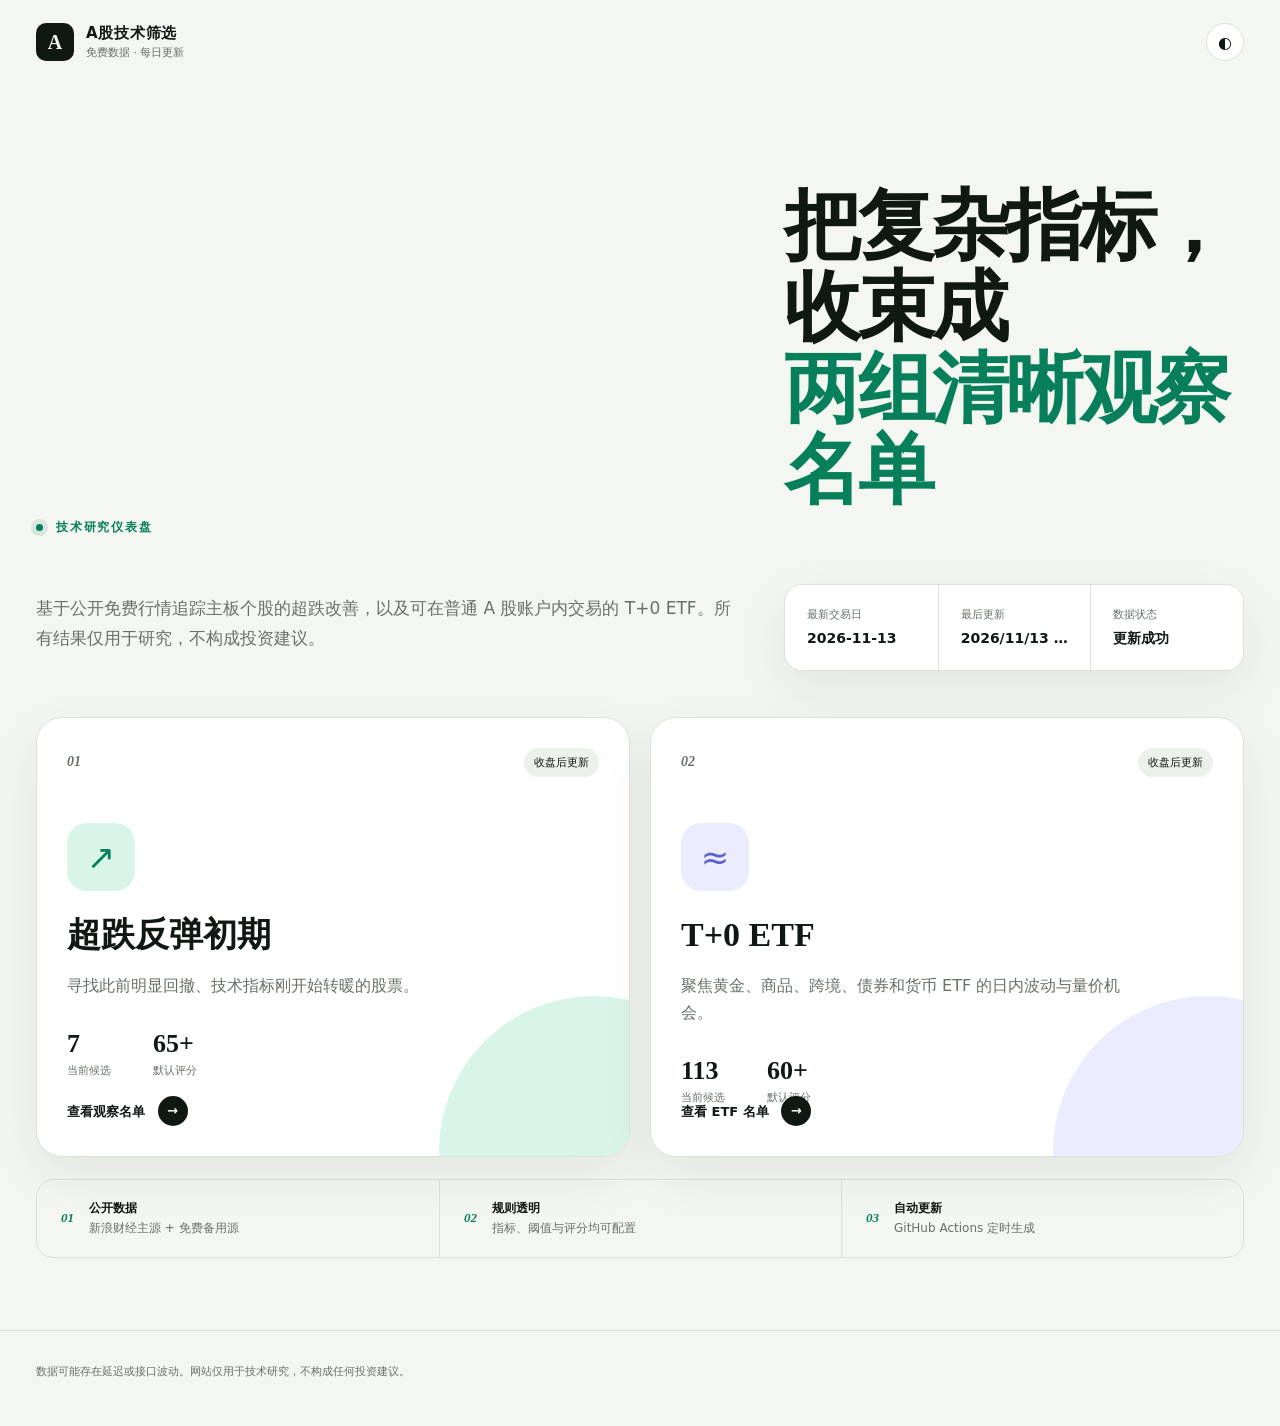
<file: docs/index.html>
<!doctype html>
<html lang="zh-CN">
<head>
  <meta charset="utf-8">
  <meta name="viewport" content="width=device-width, initial-scale=1, viewport-fit=cover">
  <meta name="description" content="免费 A 股技术筛选：超跌反弹与 T+0 ETF 候选。">
  <title>A股技术筛选</title>
  <link rel="stylesheet" href="css/style.css">
</head>
<body data-page="home">
  <header class="site-header">
    <a class="brand" href="index.html" aria-label="返回首页">
      <span class="brand-mark">A</span>
      <span><strong>A股技术筛选</strong><small>免费数据 · 每日更新</small></span>
    </a>
    <button class="icon-button" id="themeToggle" type="button" aria-label="切换深色模式">◐</button>
  </header>

  <main class="home-shell">
    <section class="hero">
      <div class="eyebrow"><span class="live-dot"></span> 技术研究仪表盘</div>
      <h1>把复杂指标，收束成<br><span>两组清晰观察名单</span></h1>
      <p>基于公开免费行情追踪主板个股的超跌改善，以及可在普通 A 股账户内交易的 T+0 ETF。所有结果仅用于研究，不构成投资建议。</p>
      <div class="market-status" id="marketStatus">
        <div><span>最新交易日</span><strong id="latestTradeDate">—</strong></div>
        <div><span>最后更新</span><strong id="lastUpdated">等待首次运行</strong></div>
        <div><span>数据状态</span><strong id="dataStatus">尚未生成</strong></div>
      </div>
    </section>

    <section class="strategy-grid" aria-label="策略入口">
      <a class="strategy-card oversold-card" href="oversold.html">
        <div class="card-topline"><span class="strategy-index">01</span><span class="status-pill">收盘后更新</span></div>
        <div class="strategy-icon">↗</div>
        <h2>超跌反弹初期</h2>
        <p>寻找此前明显回撤、技术指标刚开始转暖的股票。</p>
        <div class="strategy-metrics">
          <div><strong id="oversoldCount">—</strong><span>当前候选</span></div>
          <div><strong>65+</strong><span>默认评分</span></div>
        </div>
        <span class="card-action">查看观察名单 <b>→</b></span>
      </a>

      <a class="strategy-card etf-card" href="t0-etf.html">
        <div class="card-topline"><span class="strategy-index">02</span><span class="status-pill">收盘后更新</span></div>
        <div class="strategy-icon">≈</div>
        <h2>T+0 ETF</h2>
        <p>聚焦黄金、商品、跨境、债券和货币 ETF 的日内波动与量价机会。</p>
        <div class="strategy-metrics">
          <div><strong id="t0EtfCount">—</strong><span>当前候选</span></div>
          <div><strong>60+</strong><span>默认评分</span></div>
        </div>
        <span class="card-action">查看 ETF 名单 <b>→</b></span>
      </a>
    </section>

    <section class="method-strip">
      <div><span>01</span><p><strong>公开数据</strong>新浪财经主源 + 免费备用源</p></div>
      <div><span>02</span><p><strong>规则透明</strong>指标、阈值与评分均可配置</p></div>
      <div><span>03</span><p><strong>自动更新</strong>GitHub Actions 定时生成</p></div>
    </section>
  </main>

  <footer><p>数据可能存在延迟或接口波动。网站仅用于技术研究，不构成任何投资建议。</p></footer>
  <script src="js/app.js?v=20260805_1"></script>
</body>
</html>
</file>
<file: docs/css/style.css>
:root {
  color-scheme: light;
  --bg: #f4f6f1;
  --surface: #ffffff;
  --surface-2: #edf1eb;
  --ink: #101813;
  --muted: #667168;
  --line: #dce2da;
  --accent: #087f5b;
  --accent-soft: #d9f5e9;
  --warm: #e46c3b;
  --warm-soft: #fff0e9;
  --cool: #5b5fc7;
  --cool-soft: #ececff;
  --positive: #d9473f;
  --negative: #07885f;
  --shadow: 0 18px 50px rgba(30, 48, 36, .08);
}

[data-theme="dark"] {
  color-scheme: dark;
  --bg: #0c120f;
  --surface: #131c17;
  --surface-2: #1b2720;
  --ink: #edf5ef;
  --muted: #9baaa0;
  --line: #29372f;
  --accent: #54d6a3;
  --accent-soft: #173b2c;
  --warm: #ff976d;
  --warm-soft: #42271e;
  --cool: #a8abff;
  --cool-soft: #292b52;
  --positive: #ff746c;
  --negative: #4dd5a2;
  --shadow: 0 18px 50px rgba(0, 0, 0, .28);
}

* { box-sizing: border-box; }
html { scroll-behavior: smooth; }
body { margin: 0; background: var(--bg); color: var(--ink); font-family: Inter, "PingFang SC", "Microsoft YaHei", system-ui, sans-serif; min-height: 100vh; }
a { color: inherit; text-decoration: none; }
button, input, select { font: inherit; }
button { color: inherit; }

.site-header { max-width: 1440px; margin: 0 auto; height: 84px; padding: 0 36px; display: flex; align-items: center; gap: 28px; }
.brand { display: inline-flex; align-items: center; gap: 12px; margin-right: auto; }
.brand-mark { display: grid; place-items: center; width: 38px; height: 38px; border-radius: 10px; background: var(--ink); color: var(--bg); font: 800 20px/1 Georgia, serif; }
.brand strong, .brand small { display: block; }
.brand strong { font-size: 15px; letter-spacing: .05em; }
.brand small { color: var(--muted); font-size: 11px; margin-top: 2px; }
nav { display: flex; gap: 6px; }
nav a { color: var(--muted); padding: 9px 14px; border-radius: 9px; font-size: 13px; }
nav a:hover, nav a.active { background: var(--surface); color: var(--ink); box-shadow: 0 1px 0 var(--line); }
.icon-button { border: 1px solid var(--line); background: var(--surface); border-radius: 50%; width: 38px; height: 38px; cursor: pointer; }

.home-shell, .list-shell { max-width: 1320px; margin: 0 auto; padding: 28px 36px 72px; }
.hero { padding: 54px 0 46px; display: grid; grid-template-columns: 1fr 460px; gap: 40px; align-items: end; }
.eyebrow { color: var(--accent); letter-spacing: .15em; font-size: 12px; font-weight: 800; text-transform: uppercase; }
.live-dot { display: inline-block; width: 7px; height: 7px; border-radius: 50%; background: var(--accent); box-shadow: 0 0 0 5px color-mix(in srgb, var(--accent) 12%, transparent); margin-right: 7px; }
.hero h1 { font: 700 clamp(44px, 6vw, 78px)/1.06 Georgia, "Songti SC", serif; letter-spacing: -.04em; margin: 20px 0 24px; }
.hero h1 span { color: var(--accent); }
.hero > p { max-width: 700px; font-size: 17px; line-height: 1.8; color: var(--muted); }
.market-status { display: grid; grid-template-columns: repeat(3, 1fr); border: 1px solid var(--line); border-radius: 18px; background: var(--surface); box-shadow: var(--shadow); }
.market-status div { padding: 22px; min-width: 0; }
.market-status div + div { border-left: 1px solid var(--line); }
.market-status span, .market-status strong { display: block; }
.market-status span { color: var(--muted); font-size: 11px; margin-bottom: 8px; }
.market-status strong { font-size: 14px; white-space: nowrap; overflow: hidden; text-overflow: ellipsis; }

.strategy-grid { display: grid; grid-template-columns: repeat(2, minmax(0, 1fr)); gap: 20px; }
.strategy-card { position: relative; overflow: hidden; min-height: 440px; padding: 30px; border: 1px solid var(--line); border-radius: 26px; background: var(--surface); box-shadow: var(--shadow); transition: transform .25s ease, border-color .25s ease; }
.strategy-card:hover { transform: translateY(-5px); border-color: var(--accent); }
.strategy-card::after { content: ""; position: absolute; width: 310px; height: 310px; border-radius: 50%; right: -120px; bottom: -150px; background: var(--accent-soft); }
.etf-card::after { background: var(--cool-soft); }
.card-topline { display: flex; justify-content: space-between; align-items: center; }
.strategy-index { font: italic 700 14px Georgia, serif; color: var(--muted); }
.status-pill { font-size: 11px; padding: 7px 10px; background: var(--surface-2); border-radius: 999px; }
.strategy-icon { width: 68px; height: 68px; display: grid; place-items: center; margin-top: 46px; border-radius: 20px; background: var(--accent-soft); color: var(--accent); font-size: 34px; }
.etf-card .strategy-icon { background: var(--cool-soft); color: var(--cool); }
.strategy-card h2 { font: 700 34px/1.2 Georgia, "Songti SC", serif; margin: 24px 0 12px; }
.strategy-card > p { color: var(--muted); line-height: 1.7; max-width: 440px; }
.strategy-metrics { display: flex; gap: 42px; margin-top: 32px; }
.strategy-metrics div { display: flex; flex-direction: column; }
.strategy-metrics strong { font: 700 26px/1 Georgia, serif; }
.strategy-metrics span { font-size: 11px; color: var(--muted); margin-top: 6px; }
.card-action { position: absolute; left: 30px; bottom: 30px; font-size: 13px; font-weight: 700; z-index: 1; }
.card-action b { display: inline-grid; place-items: center; width: 30px; height: 30px; border-radius: 50%; margin-left: 8px; background: var(--ink); color: var(--bg); }
.method-strip { margin-top: 22px; display: grid; grid-template-columns: repeat(3, 1fr); border: 1px solid var(--line); border-radius: 18px; overflow: hidden; }
.method-strip > div { padding: 20px 24px; display: flex; gap: 15px; align-items: center; }
.method-strip > div + div { border-left: 1px solid var(--line); }
.method-strip span { font: italic 700 13px Georgia, serif; color: var(--accent); }
.method-strip p { margin: 0; color: var(--muted); font-size: 12px; }
.method-strip strong { display: block; color: var(--ink); margin-bottom: 3px; }

.page-heading { padding: 35px 0 30px; border-bottom: 1px solid var(--line); }
.back-link { color: var(--muted); font-size: 12px; }
.heading-row { display: flex; align-items: end; justify-content: space-between; gap: 30px; margin-top: 36px; }
.heading-row h1 { font: 700 clamp(40px, 5vw, 66px)/1 Georgia, "Songti SC", serif; letter-spacing: -.035em; margin: 12px 0 15px; }
.heading-row p { max-width: 700px; color: var(--muted); line-height: 1.7; margin: 0; }
.score-orbit { width: 118px; height: 118px; flex: 0 0 auto; display: grid; place-content: center; text-align: center; border: 1px solid var(--line); border-radius: 50%; background: var(--surface); box-shadow: inset 0 0 0 8px var(--surface-2); }
.score-orbit strong { font: 700 32px/1 Georgia, serif; }
.score-orbit span { margin-top: 7px; color: var(--muted); font-size: 11px; }
.update-line { color: var(--muted); font-size: 12px; margin-top: 26px; }

.toolbar { position: sticky; top: 10px; z-index: 5; display: flex; align-items: end; gap: 12px; margin: 20px 0; padding: 14px; border: 1px solid var(--line); border-radius: 16px; background: color-mix(in srgb, var(--surface) 92%, transparent); backdrop-filter: blur(14px); box-shadow: var(--shadow); }
.toolbar label { display: flex; flex-direction: column; gap: 6px; color: var(--muted); font-size: 10px; }
.toolbar input, .toolbar select { height: 40px; border: 1px solid var(--line); border-radius: 9px; background: var(--bg); color: var(--ink); outline: none; padding: 0 11px; }
.toolbar input:focus, .toolbar select:focus { border-color: var(--accent); }
.toolbar label:not(.search-box) input { width: 100px; }
.search-box { position: relative; flex: 1; }
.search-box span { position: absolute; left: 12px; bottom: 10px; color: var(--muted); font-size: 16px; }
.search-box input { width: 100%; padding-left: 36px; }
.refresh-button { height: 40px; border: 0; border-radius: 9px; padding: 0 16px; background: var(--ink); color: var(--bg); cursor: pointer; white-space: nowrap; }
.refresh-button.loading { opacity: .55; pointer-events: none; }

.results-panel { min-height: 360px; }
.table-wrap { overflow: auto; border: 1px solid var(--line); border-radius: 16px; background: var(--surface); box-shadow: var(--shadow); }
table { width: 100%; min-width: 1180px; border-collapse: collapse; font-size: 12px; }
.etf-table-wrap table { min-width: 1720px; }
.etf-table-wrap tbody tr { cursor: pointer; }
.cell-sub { display: block; margin-top: 3px; color: var(--muted); font-size: 9px; }
th { position: sticky; top: 0; z-index: 1; padding: 14px 12px; background: var(--surface-2); color: var(--muted); text-align: left; font-size: 10px; font-weight: 700; white-space: nowrap; }
td { padding: 15px 12px; border-top: 1px solid var(--line); vertical-align: top; }
tbody tr { cursor: pointer; transition: background .15s ease; }
tbody tr:hover { background: var(--surface-2); }
tbody tr:focus-visible, .result-card:focus-visible { outline: 2px solid var(--cool); outline-offset: -2px; }
.stock-name strong, .stock-name span { display: block; white-space: nowrap; }
.stock-name span { color: var(--muted); font-family: ui-monospace, monospace; font-size: 10px; margin-top: 4px; }
.score-badge { display: inline-grid; place-items: center; min-width: 42px; height: 30px; padding: 0 9px; border-radius: 9px; background: var(--accent-soft); color: var(--accent); font-weight: 800; }
.industry-pill { display: inline-block; max-width: 120px; padding: 5px 8px; border: 1px solid var(--line); border-radius: 999px; background: var(--surface-2); color: var(--ink); font-size: 10px; line-height: 1.2; white-space: nowrap; overflow: hidden; text-overflow: ellipsis; vertical-align: middle; }
.tag { display: inline-block; padding: 4px 7px; margin: 0 3px 3px 0; border-radius: 6px; background: var(--surface-2); color: var(--muted); font-size: 10px; white-space: nowrap; }
.risk-text { display: block; max-width: 190px; color: var(--muted); line-height: 1.5; }
.up { color: var(--positive); font-weight: 700; }
.down { color: var(--negative); font-weight: 700; }
.card-list { display: none; }
.empty-state { padding: 90px 20px; text-align: center; border: 1px dashed var(--line); border-radius: 18px; background: var(--surface); }
.empty-state > span { font-size: 40px; color: var(--accent); }
.empty-state h2 { font: 700 24px Georgia, "Songti SC", serif; margin: 16px 0 8px; }
.empty-state p { color: var(--muted); font-size: 13px; }

.modal[hidden] { display: none; }
.modal { position: fixed; inset: 0; z-index: 20; display: grid; place-items: center; padding: 20px; }
.modal-backdrop { position: absolute; inset: 0; background: rgba(4, 9, 6, .66); backdrop-filter: blur(6px); }
.modal-panel { position: relative; z-index: 1; width: min(1120px, 96vw); max-height: 92vh; overflow: auto; border: 1px solid var(--line); border-radius: 22px; background: var(--surface); box-shadow: 0 30px 90px rgba(0, 0, 0, .3); padding: 28px; }
.modal-close { position: absolute; right: 20px; top: 18px; width: 36px; height: 36px; border: 1px solid var(--line); border-radius: 50%; background: var(--surface-2); cursor: pointer; font-size: 22px; }
.detail-head { display: flex; align-items: end; gap: 16px; padding-right: 50px; }
.detail-head h2 { font: 700 30px/1 Georgia, "Songti SC", serif; margin: 0; }
.detail-code { color: var(--muted); font-family: ui-monospace, monospace; }
.detail-score { margin-left: auto; color: var(--accent); font: 700 26px/1 Georgia, serif; }
.detail-score small { display: block; color: var(--muted); font: 10px/1.5 system-ui; text-align: right; }
.detail-notes { display: grid; grid-template-columns: 1fr 1fr; gap: 10px; margin: 20px 0; }
.detail-notes div { padding: 12px 14px; border-radius: 10px; background: var(--surface-2); color: var(--muted); font-size: 12px; line-height: 1.5; }
.detail-notes strong { color: var(--ink); display: block; margin-bottom: 5px; }
.etf-detail-metrics { display: grid; grid-template-columns: repeat(4, minmax(0, 1fr)); gap: 9px; margin: 8px 0 22px; }
.etf-detail-metrics > div { min-width: 0; padding: 15px; border: 1px solid var(--line); border-radius: 12px; background: var(--surface); }
.etf-detail-metrics > div.wide { grid-column: span 2; }
.etf-detail-metrics span, .etf-detail-metrics strong, .etf-detail-metrics small { display: block; }
.etf-detail-metrics span { color: var(--muted); font-size: 10px; }
.etf-detail-metrics strong { margin: 7px 0 5px; font-size: 16px; }
.etf-detail-metrics small { color: var(--muted); font-size: 10px; line-height: 1.55; overflow-wrap: anywhere; }
.chart-section-title { display: flex; align-items: baseline; gap: 10px; padding-top: 8px; border-top: 1px solid var(--line); }
.chart-section-title span { color: var(--muted); font-size: 10px; }
.empty-state.compact { padding: 38px 20px; }
.gap-summary { display: grid; grid-template-columns: repeat(4, 1fr); gap: 8px; margin-bottom: 12px; }
.gap-summary div { padding: 12px; border: 1px solid var(--line); border-radius: 10px; }
.gap-summary span, .gap-summary strong { display: block; }
.gap-summary span { color: var(--muted); font-size: 10px; }
.gap-summary strong { margin-top: 5px; }
.recent-gaps { display: flex; gap: 4px; flex-wrap: wrap; margin: 10px 0 0; }
.recent-gaps span { width: 24px; height: 24px; display: grid; place-items: center; border-radius: 6px; font-size: 9px; background: var(--surface-2); }
.recent-gaps span.positive { background: color-mix(in srgb, var(--positive) 15%, transparent); color: var(--positive); }
.recent-gaps span.negative { background: color-mix(in srgb, var(--negative) 15%, transparent); color: var(--negative); }
.stock-chart { width: 100%; height: 680px; margin-top: 10px; }
.detail-loading { height: 180px; display: grid; place-items: center; color: var(--muted); font-size: 12px; }

footer { max-width: 1320px; margin: 0 auto; padding: 22px 36px 36px; color: var(--muted); font-size: 11px; border-top: 1px solid var(--line); }

@media (max-width: 900px) {
  .site-header { height: 70px; padding: 0 18px; }
  .site-header nav { display: none; }
  .home-shell, .list-shell { padding: 14px 18px 48px; }
  .hero { display: block; padding: 30px 0; }
  .hero h1 { font-size: clamp(42px, 11vw, 64px); }
  .market-status { margin-top: 30px; }
  .strategy-grid { grid-template-columns: 1fr; }
  .method-strip { grid-template-columns: 1fr; }
  .method-strip > div + div { border-left: 0; border-top: 1px solid var(--line); }
  .table-wrap { display: none; }
  .card-list { display: grid; gap: 12px; }
  .result-card { padding: 18px; border: 1px solid var(--line); border-radius: 16px; background: var(--surface); box-shadow: var(--shadow); cursor: pointer; }
  .result-card-head { display: flex; align-items: start; }
  .result-card-head .score-badge { margin-left: auto; }
  .result-card-price { display: flex; gap: 14px; align-items: baseline; margin: 16px 0; }
  .result-card-price strong { font: 700 27px/1 Georgia, serif; }
  .mobile-metrics { display: grid; grid-template-columns: repeat(auto-fit, minmax(92px, 1fr)); gap: 1px; background: var(--line); border: 1px solid var(--line); border-radius: 10px; overflow: hidden; }
  .mobile-metrics div { padding: 10px; background: var(--surface-2); }
  .mobile-metrics span, .mobile-metrics strong { display: block; }
  .mobile-metrics span { color: var(--muted); font-size: 9px; margin-bottom: 4px; }
  .mobile-metrics strong { font-size: 12px; }
  .mobile-notes { margin-top: 12px; color: var(--muted); font-size: 11px; line-height: 1.6; }
  .toolbar { position: static; display: grid; grid-template-columns: minmax(0, 1fr) minmax(0, 1fr); }
  .toolbar > * { min-width: 0; }
  .search-box { grid-column: 1 / -1; }
  .toolbar label:not(.search-box) input { width: 100%; }
  .toolbar label:has(select) { grid-column: 1 / 2; }
  .refresh-button { align-self: end; }
  .modal { padding: 0; }
  .modal-panel { width: 100vw; max-height: 100vh; min-height: 100vh; border-radius: 0; padding: 22px 16px; }
  .detail-notes { grid-template-columns: 1fr; }
  .etf-detail-metrics { grid-template-columns: 1fr 1fr; }
  .etf-detail-metrics > div.wide { grid-column: 1 / -1; }
  .chart-section-title { display: block; }
  .chart-section-title span { display: block; margin-top: 5px; }
  .gap-summary { grid-template-columns: 1fr 1fr; }
  .stock-chart { height: 620px; }
}

@media (max-width: 560px) {
  .brand strong { font-size: 13px; }
  .brand small { display: none; }
  .hero > p { font-size: 14px; }
  .market-status { grid-template-columns: 1fr; }
  .market-status div + div { border-left: 0; border-top: 1px solid var(--line); }
  .strategy-card { min-height: 400px; padding: 24px; }
  .heading-row { align-items: start; }
  .score-orbit { width: 82px; height: 82px; }
  .score-orbit strong { font-size: 24px; }
  .heading-row p { font-size: 13px; }
}
</file>
